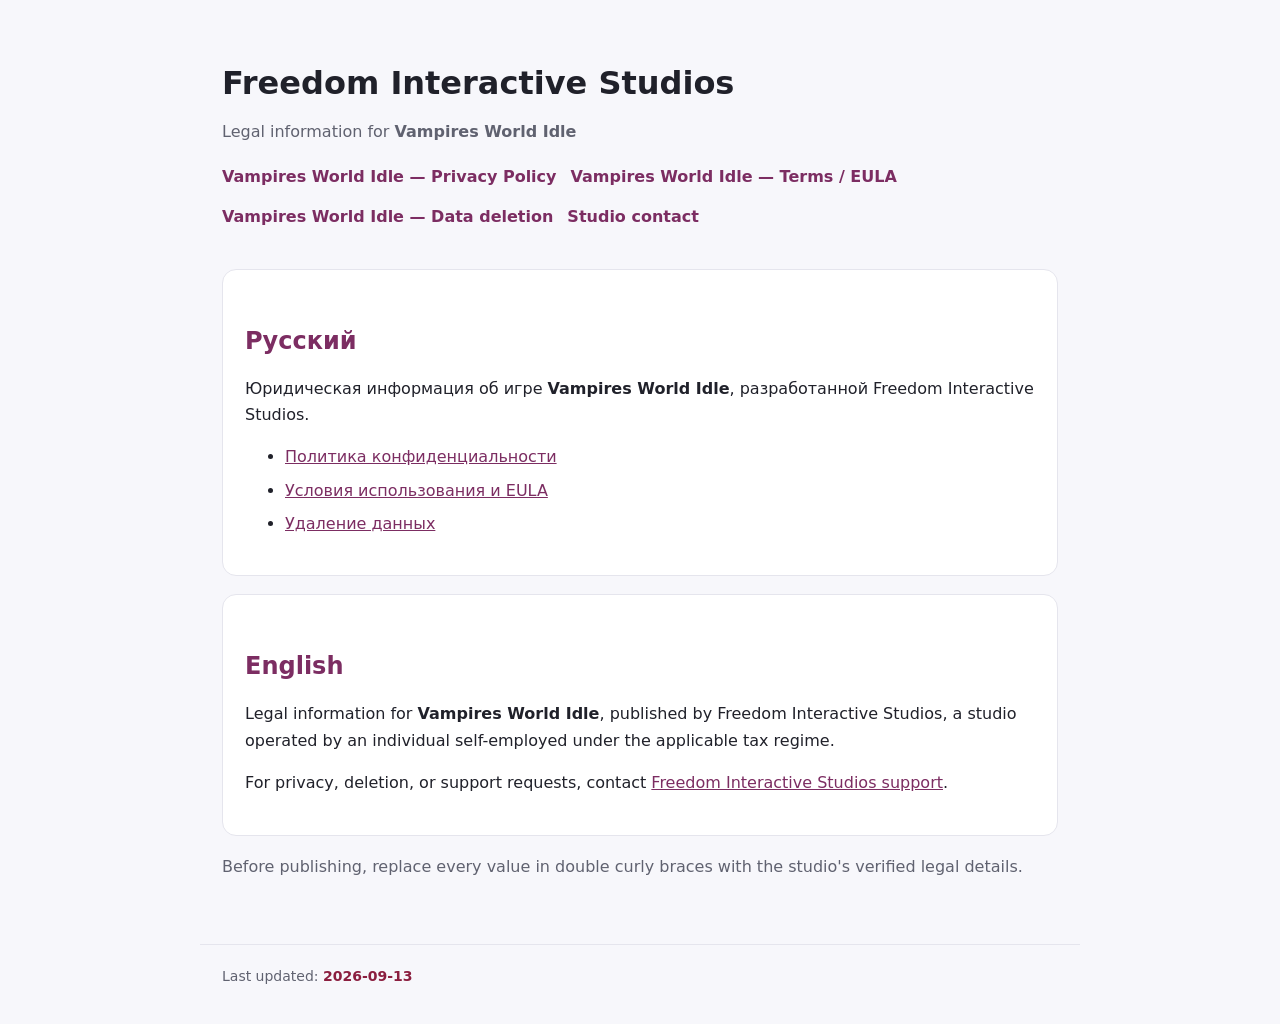
<file: index.html>
<!doctype html>
<html lang="en">
<head>
  <meta charset="utf-8">
  <meta name="viewport" content="width=device-width, initial-scale=1">
  <title>Freedom Interactive Studios — Legal</title>
  <link rel="stylesheet" href="style.css">
</head>
<body>
  <header>
    <h1>Freedom Interactive Studios</h1>
    <p class="meta">Legal information for <strong>Vampires World Idle</strong></p>
    <nav class="nav" aria-label="Legal documents">
      <a href="projects/vampires-world-idle/privacy-policy.html">Vampires World Idle — Privacy Policy</a>
      <a href="projects/vampires-world-idle/terms-of-service.html">Vampires World Idle — Terms / EULA</a>
      <a href="projects/vampires-world-idle/data-deletion.html">Vampires World Idle — Data deletion</a>
      <a href="common/studio-contact.html">Studio contact</a>
    </nav>
  </header>
  <main>
    <section class="card">
      <h2>Русский</h2>
      <p>Юридическая информация об игре <strong>Vampires World Idle</strong>, разработанной Freedom Interactive Studios.</p>
      <ul>
        <li><a href="projects/vampires-world-idle/privacy-policy.html">Политика конфиденциальности</a></li>
        <li><a href="projects/vampires-world-idle/terms-of-service.html">Условия использования и EULA</a></li>
        <li><a href="projects/vampires-world-idle/data-deletion.html">Удаление данных</a></li>
      </ul>
    </section>
    <section class="card">
      <h2>English</h2>
      <p>Legal information for <strong>Vampires World Idle</strong>, published by Freedom Interactive Studios, a studio operated by an individual self-employed under the applicable tax regime.</p>
      <p>For privacy, deletion, or support requests, contact <a href="common/studio-contact.html">Freedom Interactive Studios support</a>.</p>
    </section>
    <p class="muted">Before publishing, replace every value in double curly braces with the studio's verified legal details.</p>
  </main>
  <footer>Last updated: <span class="placeholder">2026-09-13</span></footer>
</body>
</html>
</file>
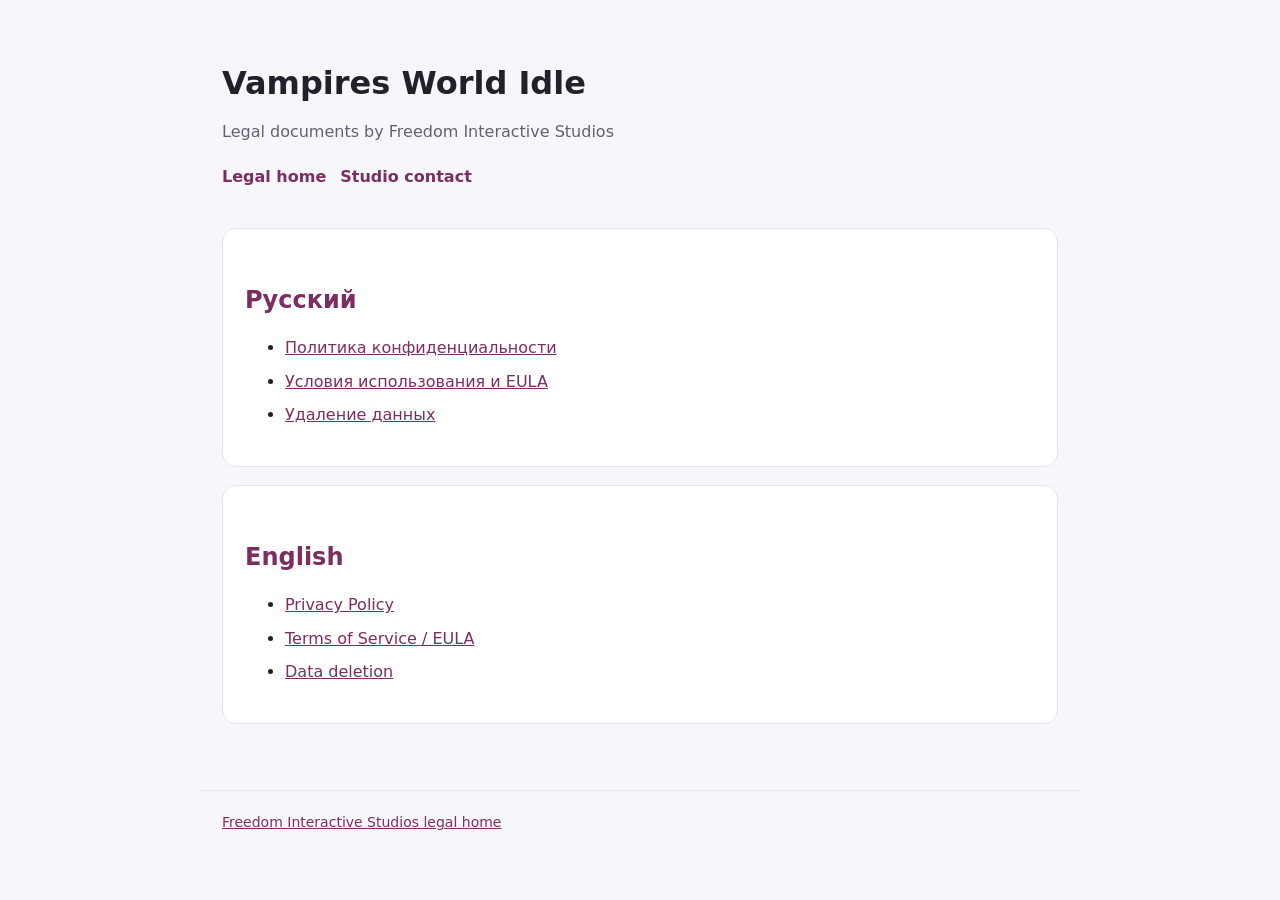
<file: projects/vampires-world-idle/index.html>
<!doctype html>
<html lang="en">
<head>
  <meta charset="utf-8">
  <meta name="viewport" content="width=device-width, initial-scale=1">
  <title>Vampires World Idle — Legal</title>
  <link rel="stylesheet" href="../../style.css">
</head>
<body>
  <header>
    <h1>Vampires World Idle</h1>
    <p class="meta">Legal documents by Freedom Interactive Studios</p>
    <nav class="nav"><a href="../../index.html">Legal home</a> <a href="../../common/studio-contact.html">Studio contact</a></nav>
  </header>
  <main>
    <section class="card">
      <h2>Русский</h2>
      <ul>
        <li><a href="privacy-policy.html">Политика конфиденциальности</a></li>
        <li><a href="terms-of-service.html">Условия использования и EULA</a></li>
        <li><a href="data-deletion.html">Удаление данных</a></li>
      </ul>
    </section>
    <section class="card" lang="en">
      <h2>English</h2>
      <ul>
        <li><a href="privacy-policy.html">Privacy Policy</a></li>
        <li><a href="terms-of-service.html">Terms of Service / EULA</a></li>
        <li><a href="data-deletion.html">Data deletion</a></li>
      </ul>
    </section>
  </main>
  <footer><a href="../../index.html">Freedom Interactive Studios legal home</a></footer>
</body>
</html>
</file>
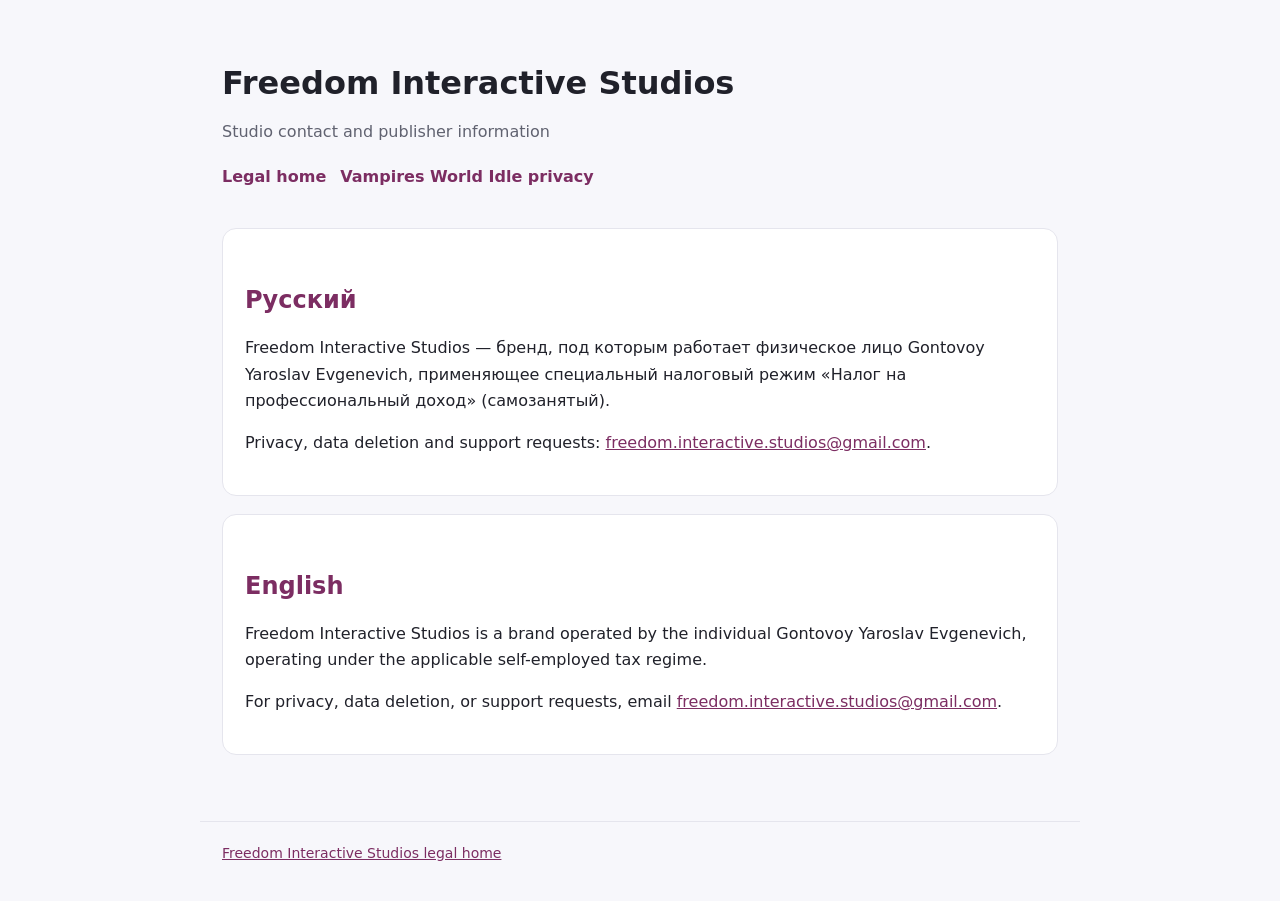
<file: common/studio-contact.html>
<!doctype html>
<html lang="en">
<head>
  <meta charset="utf-8">
  <meta name="viewport" content="width=device-width, initial-scale=1">
  <title>Studio contact — Freedom Interactive Studios</title>
  <link rel="stylesheet" href="../style.css">
</head>
<body>
  <header>
    <h1>Freedom Interactive Studios</h1>
    <p class="meta">Studio contact and publisher information</p>
    <nav class="nav"><a href="../index.html">Legal home</a> <a href="../projects/vampires-world-idle/privacy-policy.html">Vampires World Idle privacy</a></nav>
  </header>
  <main>
    <section class="card">
      <h2>Русский</h2>
      <p>Freedom Interactive Studios — бренд, под которым работает физическое лицо Gontovoy Yaroslav Evgenevich, применяющее специальный налоговый режим «Налог на профессиональный доход» (самозанятый).</p>
      <p>Privacy, data deletion and support requests: <a href="mailto:freedom.interactive.studios@gmail.com">freedom.interactive.studios@gmail.com</a>.</p>
    </section>
    <section class="card" lang="en">
      <h2>English</h2>
      <p>Freedom Interactive Studios is a brand operated by the individual Gontovoy Yaroslav Evgenevich, operating under the applicable self-employed tax regime.</p>
      <p>For privacy, data deletion, or support requests, email <a href="mailto:freedom.interactive.studios@gmail.com">freedom.interactive.studios@gmail.com</a>.</p>
    </section>
  </main>
  <footer><a href="../index.html">Freedom Interactive Studios legal home</a></footer>
</body>
</html>
</file>
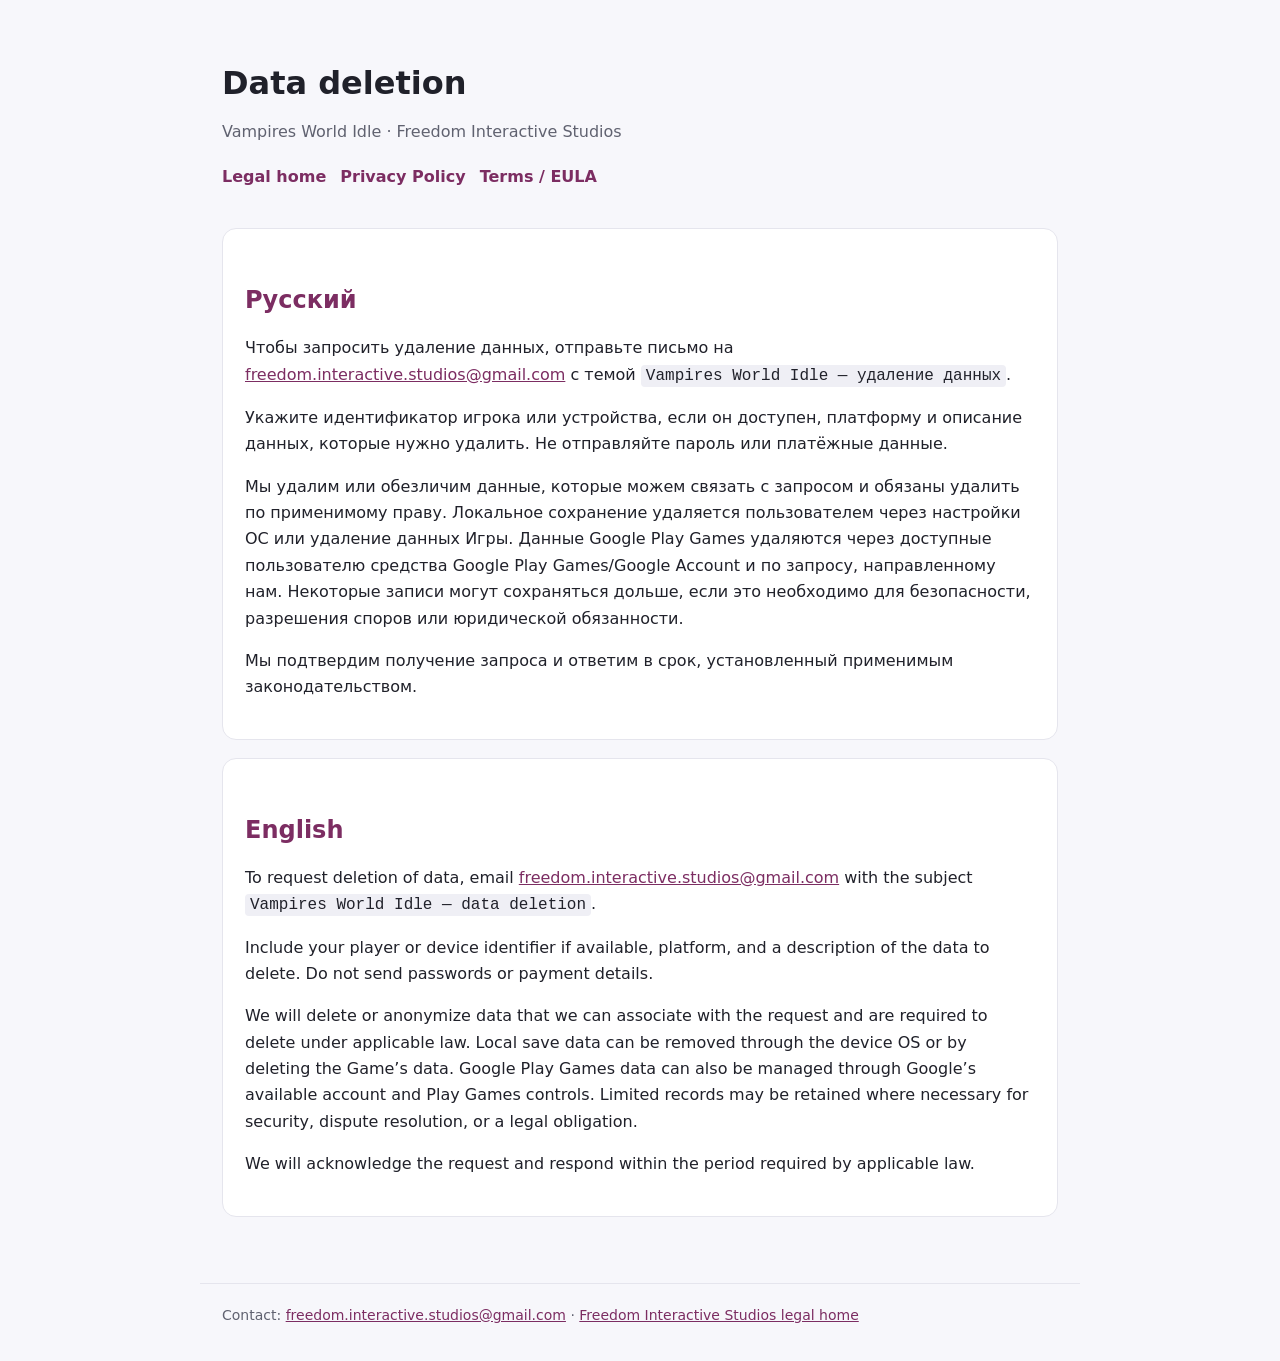
<file: projects/vampires-world-idle/data-deletion.html>
<!doctype html>
<html lang="en">
<head>
  <meta charset="utf-8">
  <meta name="viewport" content="width=device-width, initial-scale=1">
  <title>Data deletion — Vampires World Idle</title>
  <link rel="stylesheet" href="../../style.css">
</head>
<body>
  <header>
    <h1>Data deletion</h1>
    <p class="meta">Vampires World Idle · Freedom Interactive Studios</p>
    <nav class="nav"><a href="../../index.html">Legal home</a> <a href="privacy-policy.html">Privacy Policy</a> <a href="terms-of-service.html">Terms / EULA</a></nav>
  </header>
  <main>
    <section class="card">
      <h2>Русский</h2>
      <p>Чтобы запросить удаление данных, отправьте письмо на <a href="mailto:freedom.interactive.studios@gmail.com">freedom.interactive.studios@gmail.com</a> с темой <code>Vampires World Idle — удаление данных</code>.</p>
      <p>Укажите идентификатор игрока или устройства, если он доступен, платформу и описание данных, которые нужно удалить. Не отправляйте пароль или платёжные данные.</p>
      <p>Мы удалим или обезличим данные, которые можем связать с запросом и обязаны удалить по применимому праву. Локальное сохранение удаляется пользователем через настройки ОС или удаление данных Игры. Данные Google Play Games удаляются через доступные пользователю средства Google Play Games/Google Account и по запросу, направленному нам. Некоторые записи могут сохраняться дольше, если это необходимо для безопасности, разрешения споров или юридической обязанности.</p>
      <p>Мы подтвердим получение запроса и ответим в срок, установленный применимым законодательством.</p>
    </section>
    <section class="card" lang="en">
      <h2>English</h2>
      <p>To request deletion of data, email <a href="mailto:freedom.interactive.studios@gmail.com">freedom.interactive.studios@gmail.com</a> with the subject <code>Vampires World Idle — data deletion</code>.</p>
      <p>Include your player or device identifier if available, platform, and a description of the data to delete. Do not send passwords or payment details.</p>
      <p>We will delete or anonymize data that we can associate with the request and are required to delete under applicable law. Local save data can be removed through the device OS or by deleting the Game’s data. Google Play Games data can also be managed through Google’s available account and Play Games controls. Limited records may be retained where necessary for security, dispute resolution, or a legal obligation.</p>
      <p>We will acknowledge the request and respond within the period required by applicable law.</p>
    </section>
  </main>
  <footer>Contact: <a href="mailto:freedom.interactive.studios@gmail.com">freedom.interactive.studios@gmail.com</a> · <a href="../../index.html">Freedom Interactive Studios legal home</a></footer>
</body>
</html>
</file>
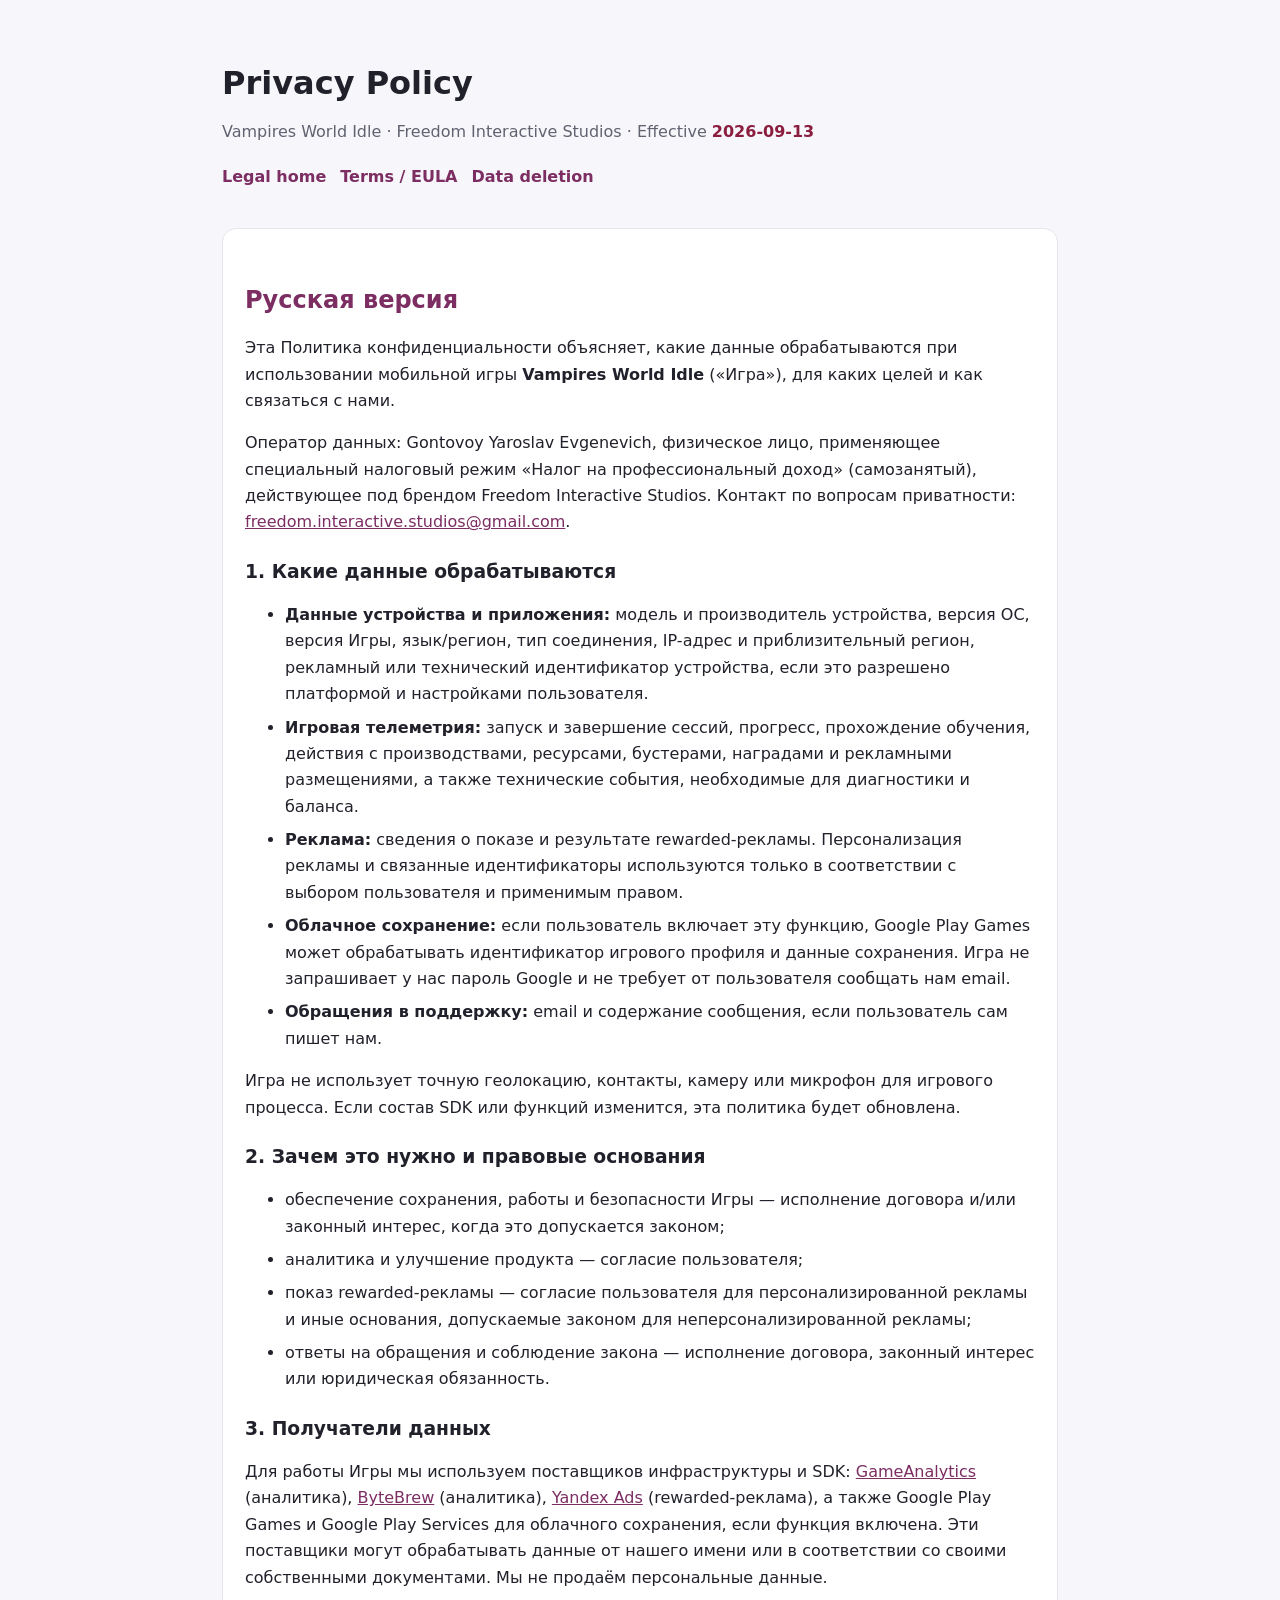
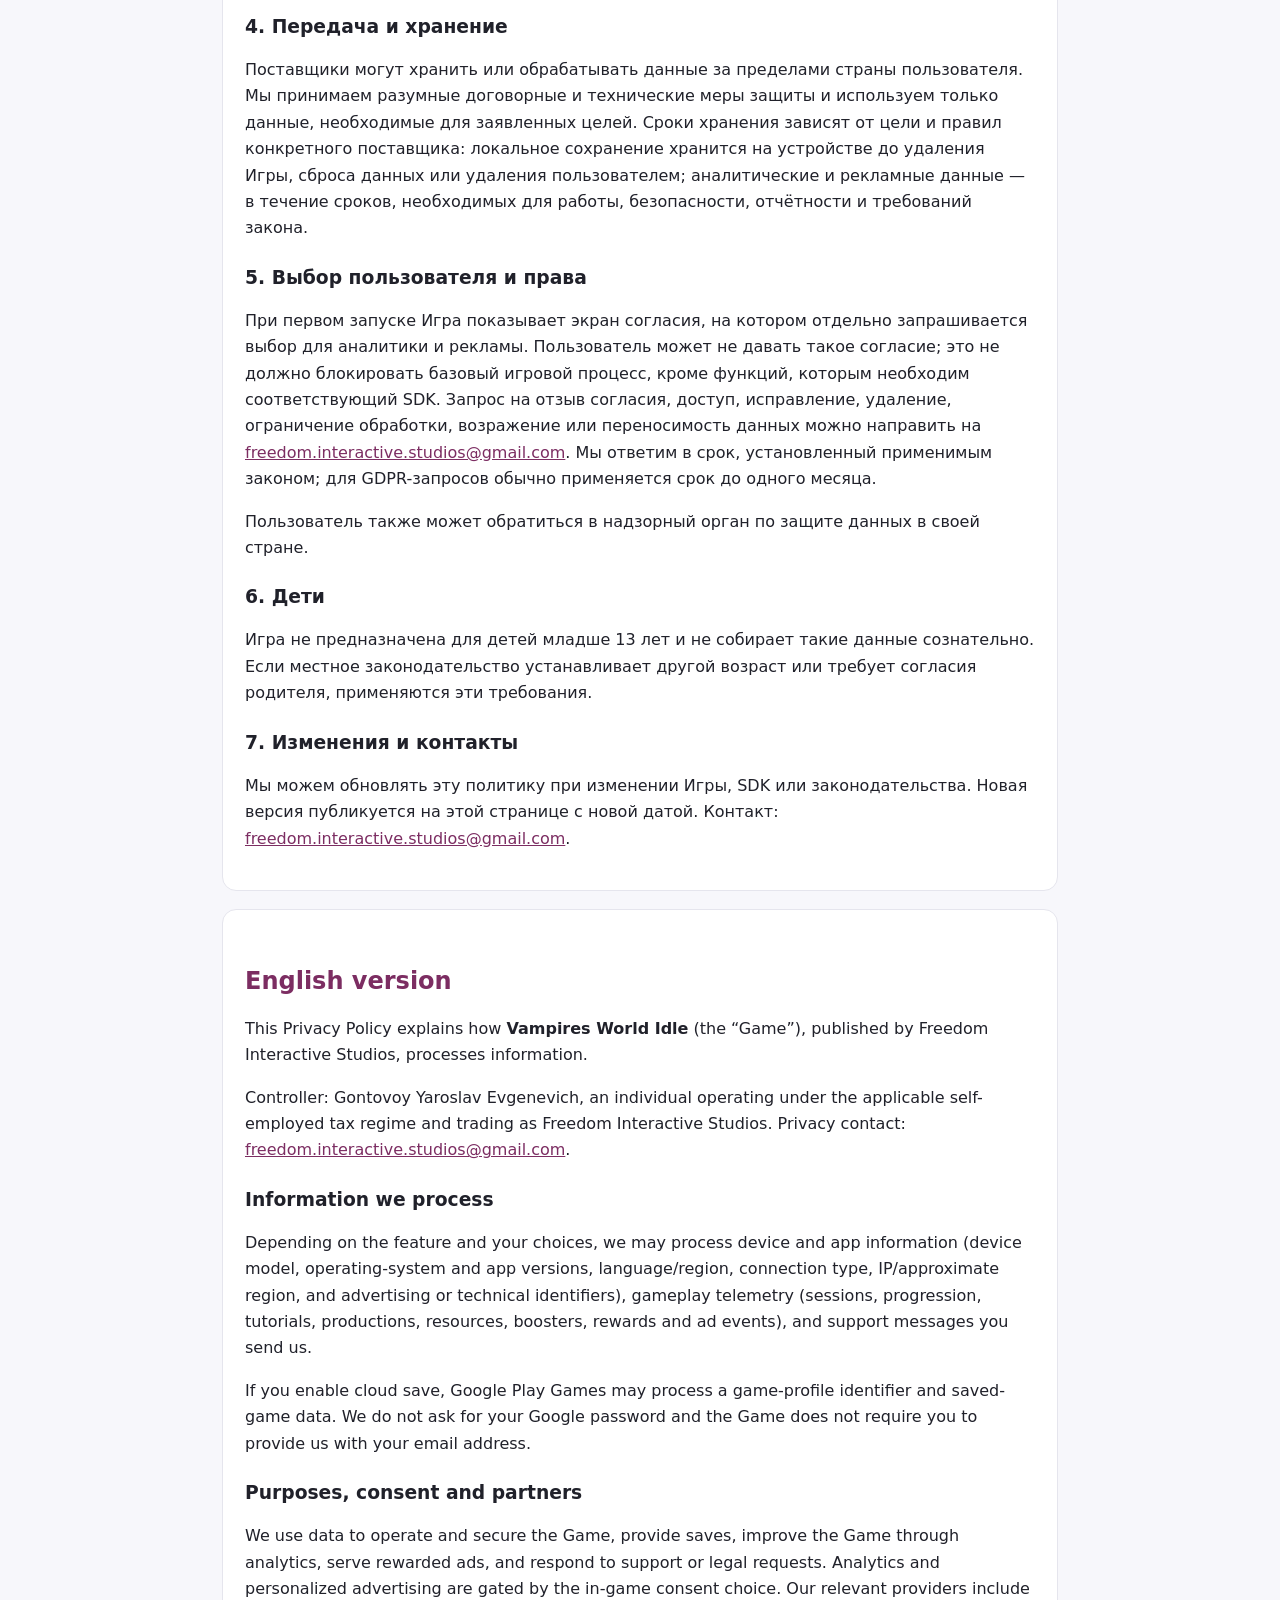
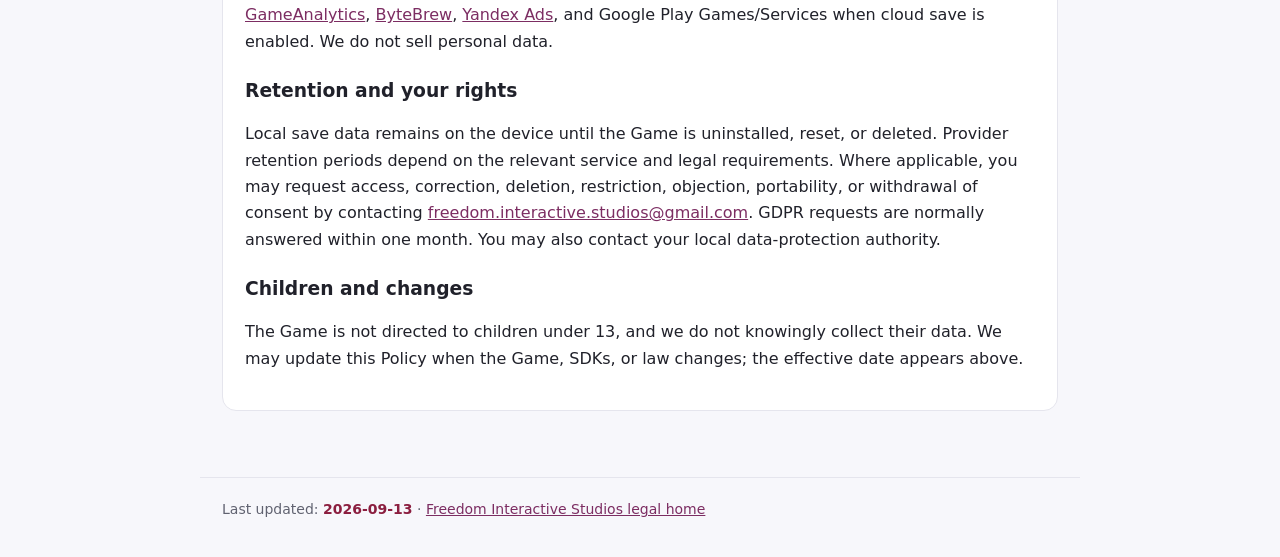
<file: projects/vampires-world-idle/privacy-policy.html>
<!doctype html>
<html lang="en">
<head>
  <meta charset="utf-8">
  <meta name="viewport" content="width=device-width, initial-scale=1">
  <title>Privacy Policy — Vampires World Idle</title>
  <link rel="stylesheet" href="../../style.css">
</head>
<body>
  <header>
    <h1>Privacy Policy</h1>
    <p class="meta">Vampires World Idle · Freedom Interactive Studios · Effective <span class="placeholder">2026-09-13</span></p>
    <nav class="nav"><a href="../../index.html">Legal home</a> <a href="terms-of-service.html">Terms / EULA</a> <a href="data-deletion.html">Data deletion</a></nav>
  </header>
  <main>
    <section class="card">
      <h2>Русская версия</h2>
      <p>Эта Политика конфиденциальности объясняет, какие данные обрабатываются при использовании мобильной игры <strong>Vampires World Idle</strong> («Игра»), для каких целей и как связаться с нами.</p>
      <p>Оператор данных: Gontovoy Yaroslav Evgenevich, физическое лицо, применяющее специальный налоговый режим «Налог на профессиональный доход» (самозанятый), действующее под брендом Freedom Interactive Studios. Контакт по вопросам приватности: <a href="mailto:freedom.interactive.studios@gmail.com">freedom.interactive.studios@gmail.com</a>.</p>

      <h3>1. Какие данные обрабатываются</h3>
      <ul>
        <li><strong>Данные устройства и приложения:</strong> модель и производитель устройства, версия ОС, версия Игры, язык/регион, тип соединения, IP-адрес и приблизительный регион, рекламный или технический идентификатор устройства, если это разрешено платформой и настройками пользователя.</li>
        <li><strong>Игровая телеметрия:</strong> запуск и завершение сессий, прогресс, прохождение обучения, действия с производствами, ресурсами, бустерами, наградами и рекламными размещениями, а также технические события, необходимые для диагностики и баланса.</li>
        <li><strong>Реклама:</strong> сведения о показе и результате rewarded-рекламы. Персонализация рекламы и связанные идентификаторы используются только в соответствии с выбором пользователя и применимым правом.</li>
        <li><strong>Облачное сохранение:</strong> если пользователь включает эту функцию, Google Play Games может обрабатывать идентификатор игрового профиля и данные сохранения. Игра не запрашивает у нас пароль Google и не требует от пользователя сообщать нам email.</li>
        <li><strong>Обращения в поддержку:</strong> email и содержание сообщения, если пользователь сам пишет нам.</li>
      </ul>
      <p>Игра не использует точную геолокацию, контакты, камеру или микрофон для игрового процесса. Если состав SDK или функций изменится, эта политика будет обновлена.</p>

      <h3>2. Зачем это нужно и правовые основания</h3>
      <ul>
        <li>обеспечение сохранения, работы и безопасности Игры — исполнение договора и/или законный интерес, когда это допускается законом;</li>
        <li>аналитика и улучшение продукта — согласие пользователя;</li>
        <li>показ rewarded-рекламы — согласие пользователя для персонализированной рекламы и иные основания, допускаемые законом для неперсонализированной рекламы;</li>
        <li>ответы на обращения и соблюдение закона — исполнение договора, законный интерес или юридическая обязанность.</li>
      </ul>

      <h3>3. Получатели данных</h3>
      <p>Для работы Игры мы используем поставщиков инфраструктуры и SDK: <a href="https://www.gameanalytics.com/trust/privacy-notice">GameAnalytics</a> (аналитика), <a href="https://docs.bytebrew.io/BBSettings/privacypolicy">ByteBrew</a> (аналитика), <a href="https://yandex.com/legal/international_ads_privacy_policy/en/">Yandex Ads</a> (rewarded-реклама), а также Google Play Games и Google Play Services для облачного сохранения, если функция включена. Эти поставщики могут обрабатывать данные от нашего имени или в соответствии со своими собственными документами. Мы не продаём персональные данные.</p>

      <h3>4. Передача и хранение</h3>
      <p>Поставщики могут хранить или обрабатывать данные за пределами страны пользователя. Мы принимаем разумные договорные и технические меры защиты и используем только данные, необходимые для заявленных целей. Сроки хранения зависят от цели и правил конкретного поставщика: локальное сохранение хранится на устройстве до удаления Игры, сброса данных или удаления пользователем; аналитические и рекламные данные — в течение сроков, необходимых для работы, безопасности, отчётности и требований закона.</p>

      <h3>5. Выбор пользователя и права</h3>
      <p>При первом запуске Игра показывает экран согласия, на котором отдельно запрашивается выбор для аналитики и рекламы. Пользователь может не давать такое согласие; это не должно блокировать базовый игровой процесс, кроме функций, которым необходим соответствующий SDK. Запрос на отзыв согласия, доступ, исправление, удаление, ограничение обработки, возражение или переносимость данных можно направить на <a href="mailto:freedom.interactive.studios@gmail.com">freedom.interactive.studios@gmail.com</a>. Мы ответим в срок, установленный применимым законом; для GDPR-запросов обычно применяется срок до одного месяца.</p>
      <p>Пользователь также может обратиться в надзорный орган по защите данных в своей стране.</p>

      <h3>6. Дети</h3>
      <p>Игра не предназначена для детей младше 13 лет и не собирает такие данные сознательно. Если местное законодательство устанавливает другой возраст или требует согласия родителя, применяются эти требования.</p>

      <h3>7. Изменения и контакты</h3>
      <p>Мы можем обновлять эту политику при изменении Игры, SDK или законодательства. Новая версия публикуется на этой странице с новой датой. Контакт: <a href="mailto:freedom.interactive.studios@gmail.com">freedom.interactive.studios@gmail.com</a>.</p>
    </section>

    <section class="card" lang="en">
      <h2>English version</h2>
      <p>This Privacy Policy explains how <strong>Vampires World Idle</strong> (the “Game”), published by Freedom Interactive Studios, processes information.</p>
      <p>Controller: Gontovoy Yaroslav Evgenevich, an individual operating under the applicable self-employed tax regime and trading as Freedom Interactive Studios. Privacy contact: <a href="mailto:freedom.interactive.studios@gmail.com">freedom.interactive.studios@gmail.com</a>.</p>
      <h3>Information we process</h3>
      <p>Depending on the feature and your choices, we may process device and app information (device model, operating-system and app versions, language/region, connection type, IP/approximate region, and advertising or technical identifiers), gameplay telemetry (sessions, progression, tutorials, productions, resources, boosters, rewards and ad events), and support messages you send us.</p>
      <p>If you enable cloud save, Google Play Games may process a game-profile identifier and saved-game data. We do not ask for your Google password and the Game does not require you to provide us with your email address.</p>
      <h3>Purposes, consent and partners</h3>
      <p>We use data to operate and secure the Game, provide saves, improve the Game through analytics, serve rewarded ads, and respond to support or legal requests. Analytics and personalized advertising are gated by the in-game consent choice. Our relevant providers include <a href="https://www.gameanalytics.com/trust/privacy-notice">GameAnalytics</a>, <a href="https://docs.bytebrew.io/BBSettings/privacypolicy">ByteBrew</a>, <a href="https://yandex.com/legal/international_ads_privacy_policy/en/">Yandex Ads</a>, and Google Play Games/Services when cloud save is enabled. We do not sell personal data.</p>
      <h3>Retention and your rights</h3>
      <p>Local save data remains on the device until the Game is uninstalled, reset, or deleted. Provider retention periods depend on the relevant service and legal requirements. Where applicable, you may request access, correction, deletion, restriction, objection, portability, or withdrawal of consent by contacting <a href="mailto:freedom.interactive.studios@gmail.com">freedom.interactive.studios@gmail.com</a>. GDPR requests are normally answered within one month. You may also contact your local data-protection authority.</p>
      <h3>Children and changes</h3>
      <p>The Game is not directed to children under 13, and we do not knowingly collect their data. We may update this Policy when the Game, SDKs, or law changes; the effective date appears above.</p>
    </section>
  </main>
  <footer>Last updated: <span class="placeholder">2026-09-13</span> · <a href="../../index.html">Freedom Interactive Studios legal home</a></footer>
</body>
</html>
</file>
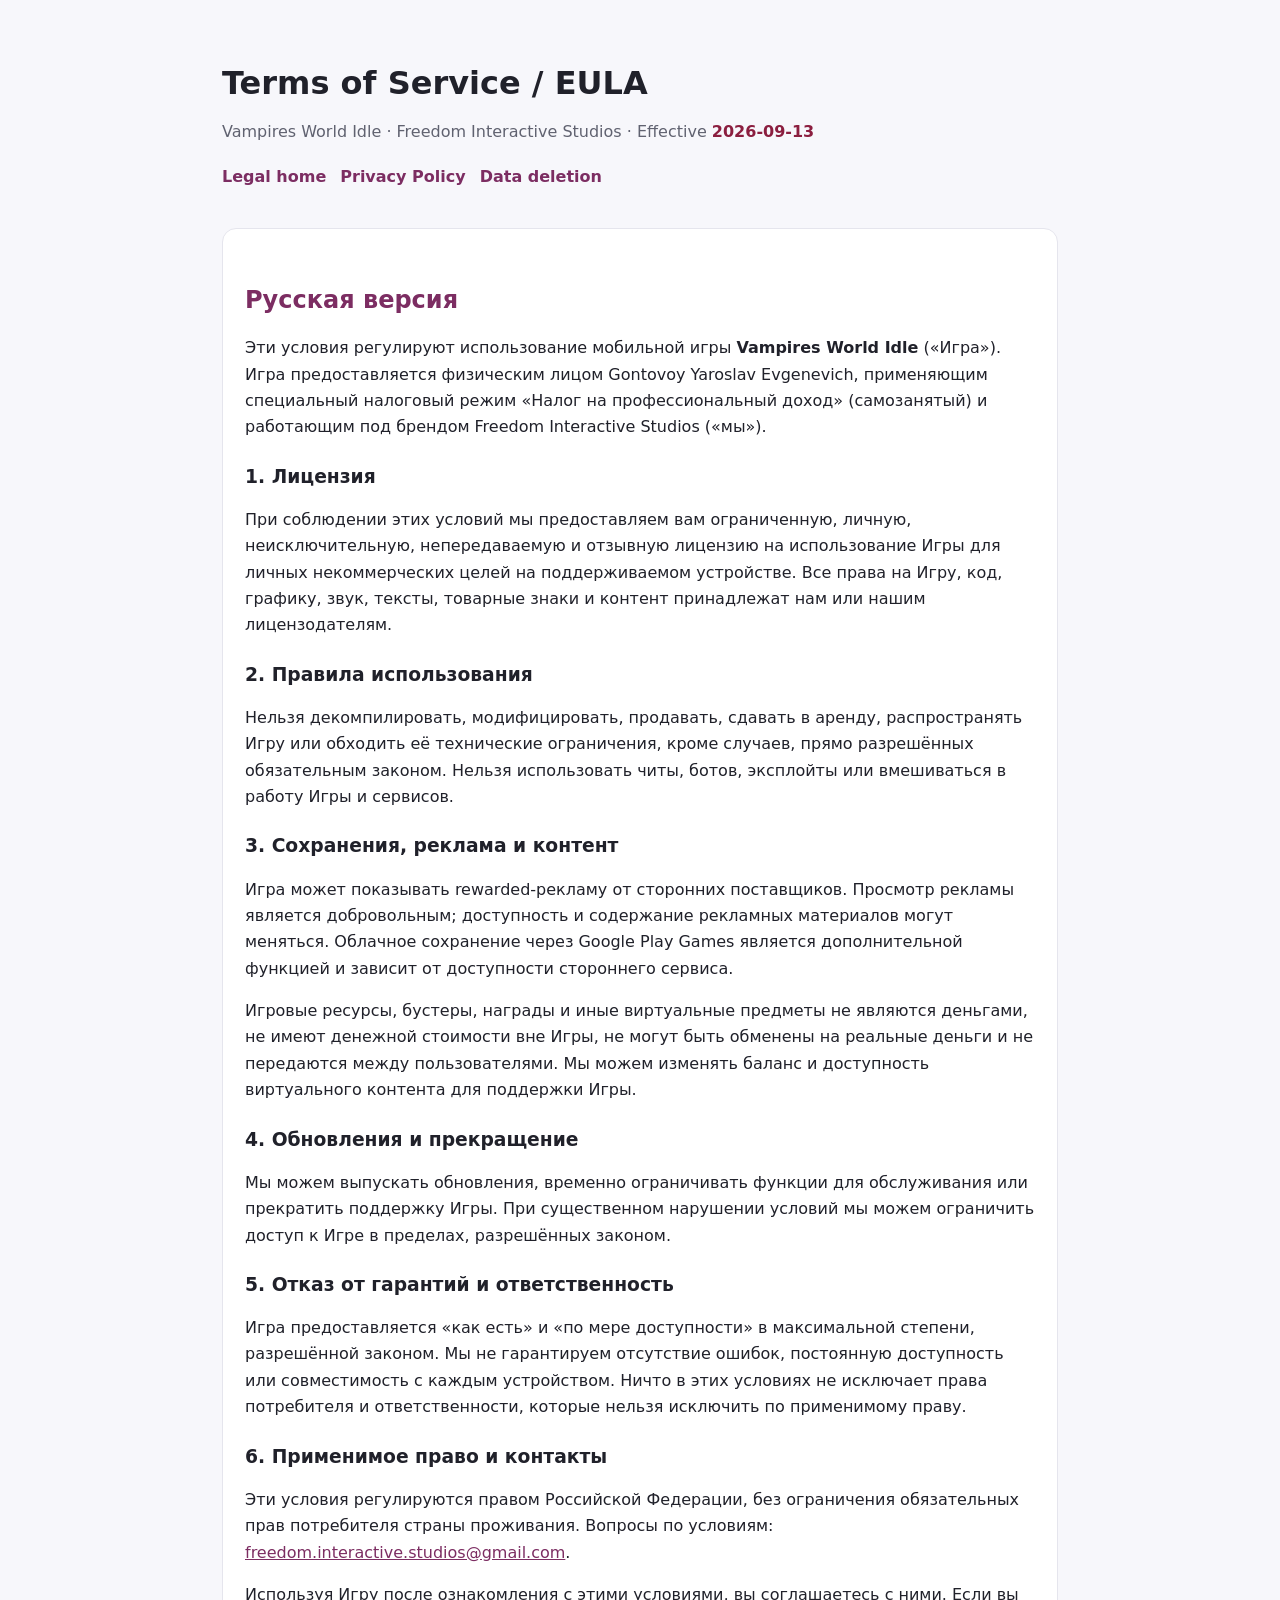
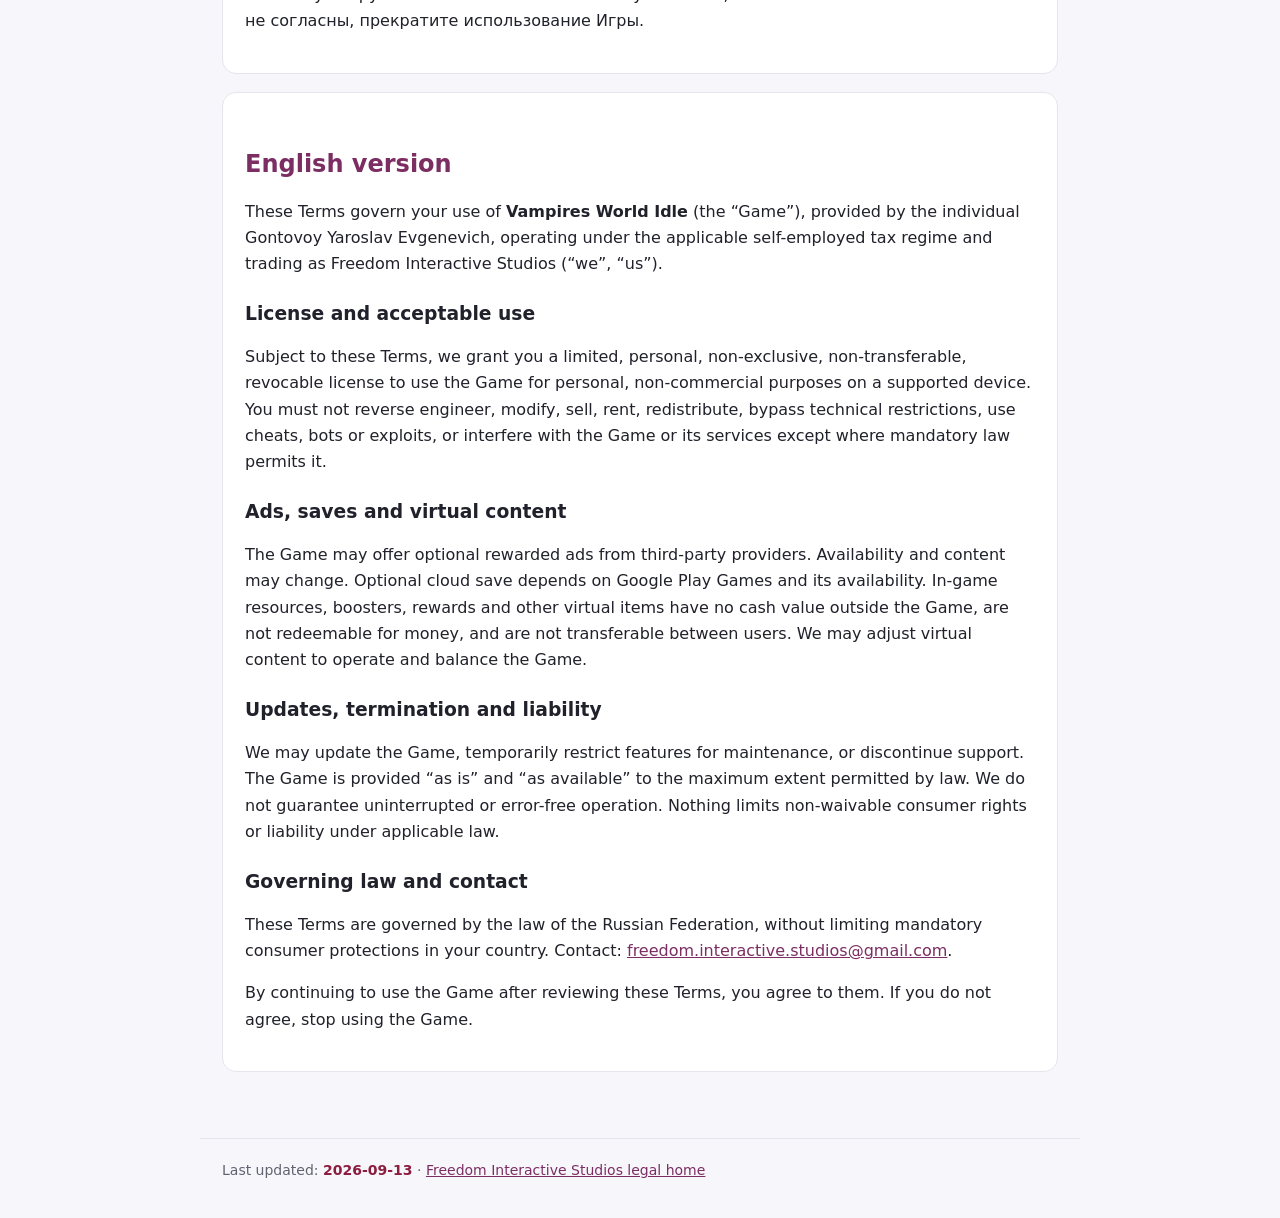
<file: projects/vampires-world-idle/terms-of-service.html>
<!doctype html>
<html lang="en">
<head>
  <meta charset="utf-8">
  <meta name="viewport" content="width=device-width, initial-scale=1">
  <title>Terms of Service / EULA — Vampires World Idle</title>
  <link rel="stylesheet" href="../../style.css">
</head>
<body>
  <header>
    <h1>Terms of Service / EULA</h1>
    <p class="meta">Vampires World Idle · Freedom Interactive Studios · Effective <span class="placeholder">2026-09-13</span></p>
    <nav class="nav"><a href="../../index.html">Legal home</a> <a href="privacy-policy.html">Privacy Policy</a> <a href="data-deletion.html">Data deletion</a></nav>
  </header>
  <main>
    <section class="card">
      <h2>Русская версия</h2>
      <p>Эти условия регулируют использование мобильной игры <strong>Vampires World Idle</strong> («Игра»). Игра предоставляется физическим лицом Gontovoy Yaroslav Evgenevich, применяющим специальный налоговый режим «Налог на профессиональный доход» (самозанятый) и работающим под брендом Freedom Interactive Studios («мы»).</p>
      <h3>1. Лицензия</h3>
      <p>При соблюдении этих условий мы предоставляем вам ограниченную, личную, неисключительную, непередаваемую и отзывную лицензию на использование Игры для личных некоммерческих целей на поддерживаемом устройстве. Все права на Игру, код, графику, звук, тексты, товарные знаки и контент принадлежат нам или нашим лицензодателям.</p>
      <h3>2. Правила использования</h3>
      <p>Нельзя декомпилировать, модифицировать, продавать, сдавать в аренду, распространять Игру или обходить её технические ограничения, кроме случаев, прямо разрешённых обязательным законом. Нельзя использовать читы, ботов, эксплойты или вмешиваться в работу Игры и сервисов.</p>
      <h3>3. Сохранения, реклама и контент</h3>
      <p>Игра может показывать rewarded-рекламу от сторонних поставщиков. Просмотр рекламы является добровольным; доступность и содержание рекламных материалов могут меняться. Облачное сохранение через Google Play Games является дополнительной функцией и зависит от доступности стороннего сервиса.</p>
      <p>Игровые ресурсы, бустеры, награды и иные виртуальные предметы не являются деньгами, не имеют денежной стоимости вне Игры, не могут быть обменены на реальные деньги и не передаются между пользователями. Мы можем изменять баланс и доступность виртуального контента для поддержки Игры.</p>
      <h3>4. Обновления и прекращение</h3>
      <p>Мы можем выпускать обновления, временно ограничивать функции для обслуживания или прекратить поддержку Игры. При существенном нарушении условий мы можем ограничить доступ к Игре в пределах, разрешённых законом.</p>
      <h3>5. Отказ от гарантий и ответственность</h3>
      <p>Игра предоставляется «как есть» и «по мере доступности» в максимальной степени, разрешённой законом. Мы не гарантируем отсутствие ошибок, постоянную доступность или совместимость с каждым устройством. Ничто в этих условиях не исключает права потребителя и ответственности, которые нельзя исключить по применимому праву.</p>
      <h3>6. Применимое право и контакты</h3>
      <p>Эти условия регулируются правом Российской Федерации, без ограничения обязательных прав потребителя страны проживания. Вопросы по условиям: <a href="mailto:freedom.interactive.studios@gmail.com">freedom.interactive.studios@gmail.com</a>.</p>
      <p>Используя Игру после ознакомления с этими условиями, вы соглашаетесь с ними. Если вы не согласны, прекратите использование Игры.</p>
    </section>
    <section class="card" lang="en">
      <h2>English version</h2>
      <p>These Terms govern your use of <strong>Vampires World Idle</strong> (the “Game”), provided by the individual Gontovoy Yaroslav Evgenevich, operating under the applicable self-employed tax regime and trading as Freedom Interactive Studios (“we”, “us”).</p>
      <h3>License and acceptable use</h3>
      <p>Subject to these Terms, we grant you a limited, personal, non-exclusive, non-transferable, revocable license to use the Game for personal, non-commercial purposes on a supported device. You must not reverse engineer, modify, sell, rent, redistribute, bypass technical restrictions, use cheats, bots or exploits, or interfere with the Game or its services except where mandatory law permits it.</p>
      <h3>Ads, saves and virtual content</h3>
      <p>The Game may offer optional rewarded ads from third-party providers. Availability and content may change. Optional cloud save depends on Google Play Games and its availability. In-game resources, boosters, rewards and other virtual items have no cash value outside the Game, are not redeemable for money, and are not transferable between users. We may adjust virtual content to operate and balance the Game.</p>
      <h3>Updates, termination and liability</h3>
      <p>We may update the Game, temporarily restrict features for maintenance, or discontinue support. The Game is provided “as is” and “as available” to the maximum extent permitted by law. We do not guarantee uninterrupted or error-free operation. Nothing limits non-waivable consumer rights or liability under applicable law.</p>
      <h3>Governing law and contact</h3>
      <p>These Terms are governed by the law of the Russian Federation, without limiting mandatory consumer protections in your country. Contact: <a href="mailto:freedom.interactive.studios@gmail.com">freedom.interactive.studios@gmail.com</a>.</p>
      <p>By continuing to use the Game after reviewing these Terms, you agree to them. If you do not agree, stop using the Game.</p>
    </section>
  </main>
  <footer>Last updated: <span class="placeholder">2026-09-13</span> · <a href="../../index.html">Freedom Interactive Studios legal home</a></footer>
</body>
</html>
</file>
<file: style.css>
:root {
  color-scheme: light;
  --bg: #f7f7fb;
  --surface: #ffffff;
  --text: #20212a;
  --muted: #606270;
  --accent: #7c2d62;
  --border: #e5e5ed;
}

* { box-sizing: border-box; }

body {
  margin: 0;
  background: var(--bg);
  color: var(--text);
  font: 16px/1.65 system-ui, -apple-system, BlinkMacSystemFont, "Segoe UI", sans-serif;
}

main, header, footer { max-width: 880px; margin: 0 auto; padding: 0 22px; }
header { padding-top: 42px; padding-bottom: 20px; }
main { padding-bottom: 48px; }
footer { border-top: 1px solid var(--border); padding-top: 20px; padding-bottom: 36px; color: var(--muted); font-size: 14px; }

h1, h2, h3 { line-height: 1.25; }
h1 { margin-bottom: 8px; }
h2 { margin-top: 34px; color: var(--accent); }
h3 { margin-top: 24px; }
a { color: var(--accent); }
.meta, .muted { color: var(--muted); }
.card { background: var(--surface); border: 1px solid var(--border); border-radius: 14px; padding: 22px; margin: 18px 0; }
.nav { display: flex; flex-wrap: wrap; gap: 14px; margin-top: 18px; }
.nav a { text-decoration: none; font-weight: 600; }
li { margin: 7px 0; }
code { background: #efeff5; border-radius: 4px; padding: 2px 5px; }
.placeholder { color: #8b1e3f; font-weight: 650; }
</file>
